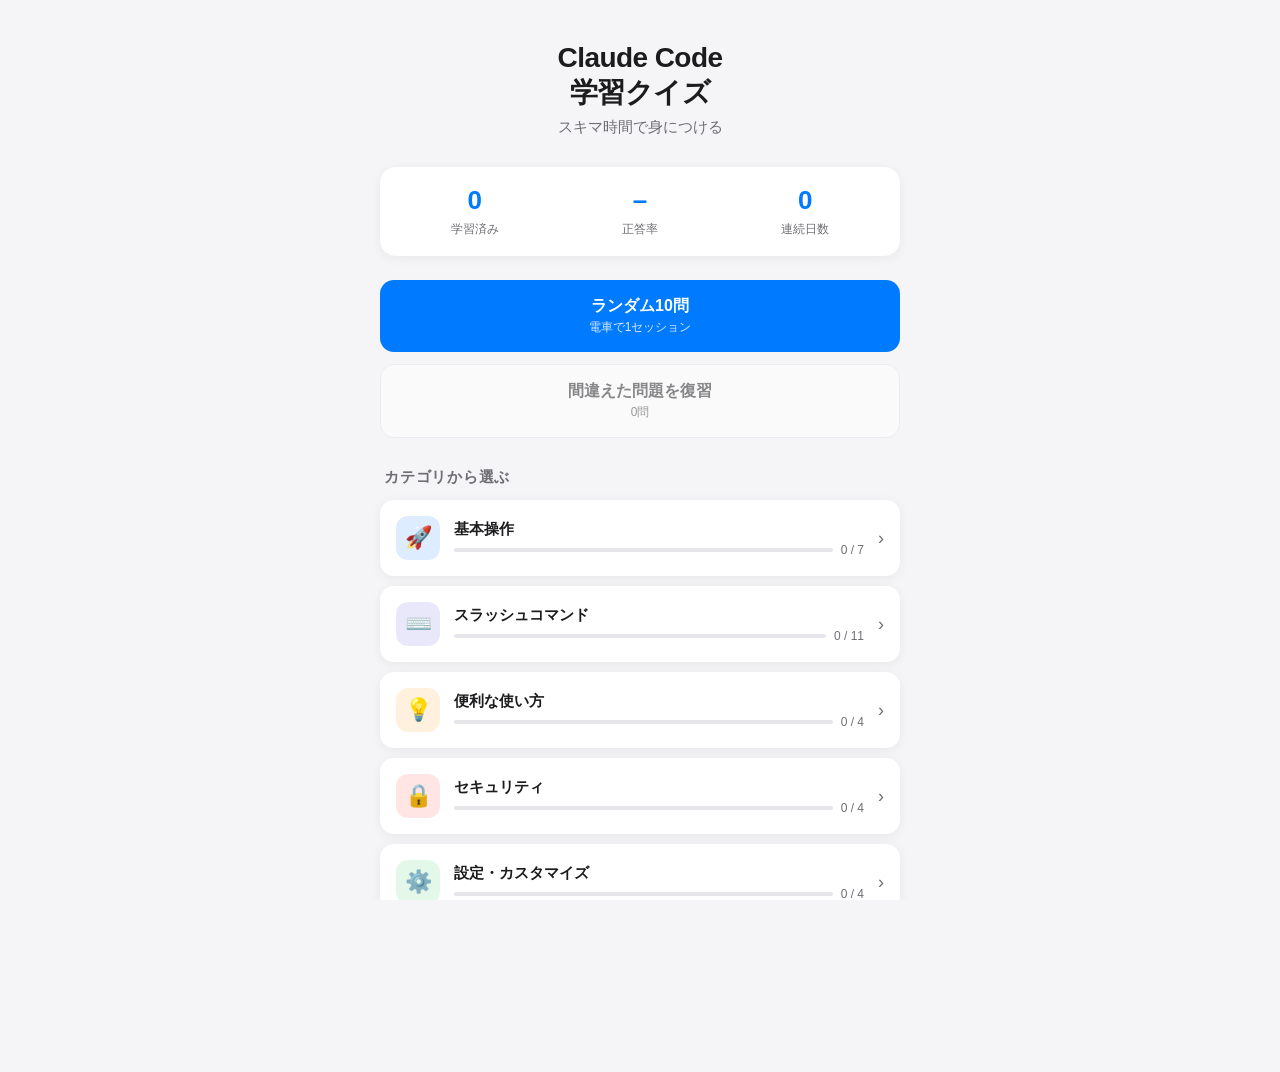
<file: index.html>
<!DOCTYPE html>
<html lang="ja">
<head>
  <meta charset="UTF-8" />
  <meta name="viewport" content="width=device-width, initial-scale=1.0, viewport-fit=cover, user-scalable=no" />
  <meta name="apple-mobile-web-app-capable" content="yes" />
  <meta name="apple-mobile-web-app-status-bar-style" content="default" />
  <meta name="apple-mobile-web-app-title" content="Claude Code クイズ" />
  <meta name="theme-color" content="#ffffff" media="(prefers-color-scheme: light)" />
  <meta name="theme-color" content="#000000" media="(prefers-color-scheme: dark)" />
  <title>Claude Code 一問一答クイズ</title>
  <link rel="stylesheet" href="style.css" />
</head>
<body>
  <div id="app">
    <!-- ホーム画面 -->
    <section id="home-screen" class="screen active">
      <header class="app-header">
        <h1>Claude Code<br/>学習クイズ</h1>
        <p class="subtitle">スキマ時間で身につける</p>
      </header>

      <div class="stats-card" id="home-stats">
        <div class="stat">
          <div class="stat-value" id="stat-total">0</div>
          <div class="stat-label">学習済み</div>
        </div>
        <div class="stat">
          <div class="stat-value" id="stat-accuracy">–</div>
          <div class="stat-label">正答率</div>
        </div>
        <div class="stat">
          <div class="stat-value" id="stat-streak">0</div>
          <div class="stat-label">連続日数</div>
        </div>
      </div>

      <div class="action-buttons">
        <button class="btn btn-primary" id="btn-random">
          <span class="btn-title">ランダム10問</span>
          <span class="btn-sub">電車で1セッション</span>
        </button>
        <button class="btn btn-secondary" id="btn-review">
          <span class="btn-title">間違えた問題を復習</span>
          <span class="btn-sub" id="review-count">0問</span>
        </button>
      </div>

      <h2 class="section-title">カテゴリから選ぶ</h2>
      <div class="category-list" id="category-list"></div>

      <div class="footer-actions">
        <button class="btn-text" id="btn-stats">詳しい進捗を見る</button>
        <button class="btn-text btn-danger" id="btn-reset">進捗をリセット</button>
      </div>
    </section>

    <!-- クイズ画面 -->
    <section id="quiz-screen" class="screen">
      <header class="quiz-header">
        <button class="btn-icon" id="btn-back">✕</button>
        <div class="progress-bar">
          <div class="progress-fill" id="progress-fill"></div>
        </div>
        <div class="progress-text" id="progress-text">1 / 10</div>
      </header>

      <div class="quiz-body">
        <div class="category-badge" id="quiz-category"></div>
        <h2 class="question-text" id="question-text"></h2>
        <div class="options" id="options"></div>
      </div>

      <div class="quiz-feedback" id="quiz-feedback">
        <div class="feedback-header">
          <span class="feedback-icon" id="feedback-icon"></span>
          <span class="feedback-title" id="feedback-title"></span>
        </div>
        <div class="feedback-explanation" id="feedback-explanation"></div>
        <div class="feedback-actions">
          <button class="btn btn-ghost" id="btn-ask-claude">
            <span>🤖 claude.aiで質問する</span>
          </button>
          <button class="btn btn-primary" id="btn-next">次の問題へ</button>
        </div>
      </div>
    </section>

    <!-- 結果画面 -->
    <section id="result-screen" class="screen">
      <header class="app-header">
        <h1 id="result-emoji">🎉</h1>
        <h2 id="result-title">お疲れさまでした！</h2>
      </header>

      <div class="result-card">
        <div class="result-score">
          <span id="result-correct">0</span>
          <span class="result-total">/ <span id="result-total">10</span> 問正解</span>
        </div>
        <div class="result-percent" id="result-percent">0%</div>
      </div>

      <div class="result-message" id="result-message"></div>

      <div class="action-buttons">
        <button class="btn btn-primary" id="btn-again">もう一度</button>
        <button class="btn btn-secondary" id="btn-home">ホームに戻る</button>
      </div>
    </section>

    <!-- 進捗画面 -->
    <section id="stats-screen" class="screen">
      <header class="quiz-header">
        <button class="btn-icon" id="btn-stats-back">←</button>
        <h2 class="screen-title">学習の進捗</h2>
      </header>

      <div class="stats-detail">
        <div class="stats-card">
          <div class="stat">
            <div class="stat-value" id="detail-answered">0</div>
            <div class="stat-label">解いた問題</div>
          </div>
          <div class="stat">
            <div class="stat-value" id="detail-correct">0</div>
            <div class="stat-label">正解数</div>
          </div>
          <div class="stat">
            <div class="stat-value" id="detail-accuracy">–</div>
            <div class="stat-label">正答率</div>
          </div>
        </div>

        <h3 class="section-title">カテゴリ別</h3>
        <div class="category-stats" id="category-stats"></div>
      </div>
    </section>
  </div>

  <!-- トースト通知 -->
  <div id="toast" class="toast"></div>

  <script src="questions.js"></script>
  <script src="app.js"></script>
</body>
</html>
</file>
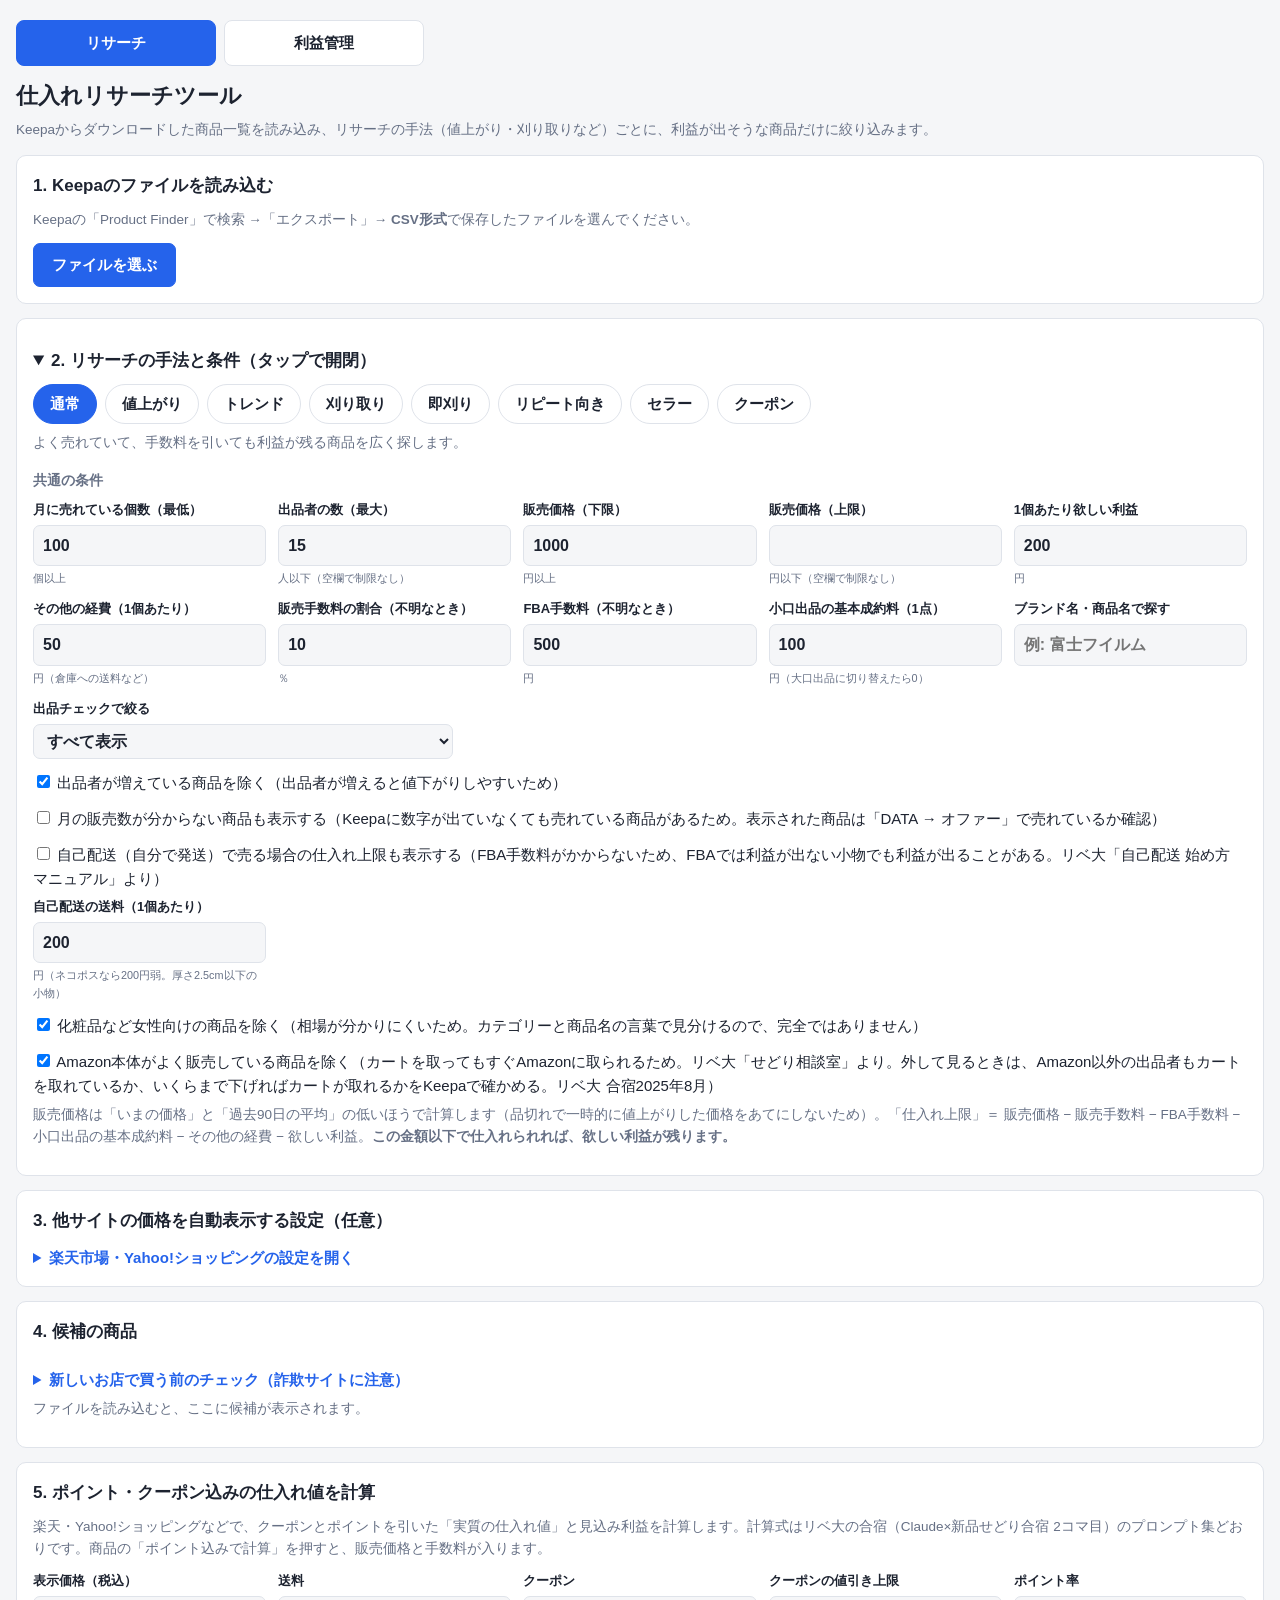
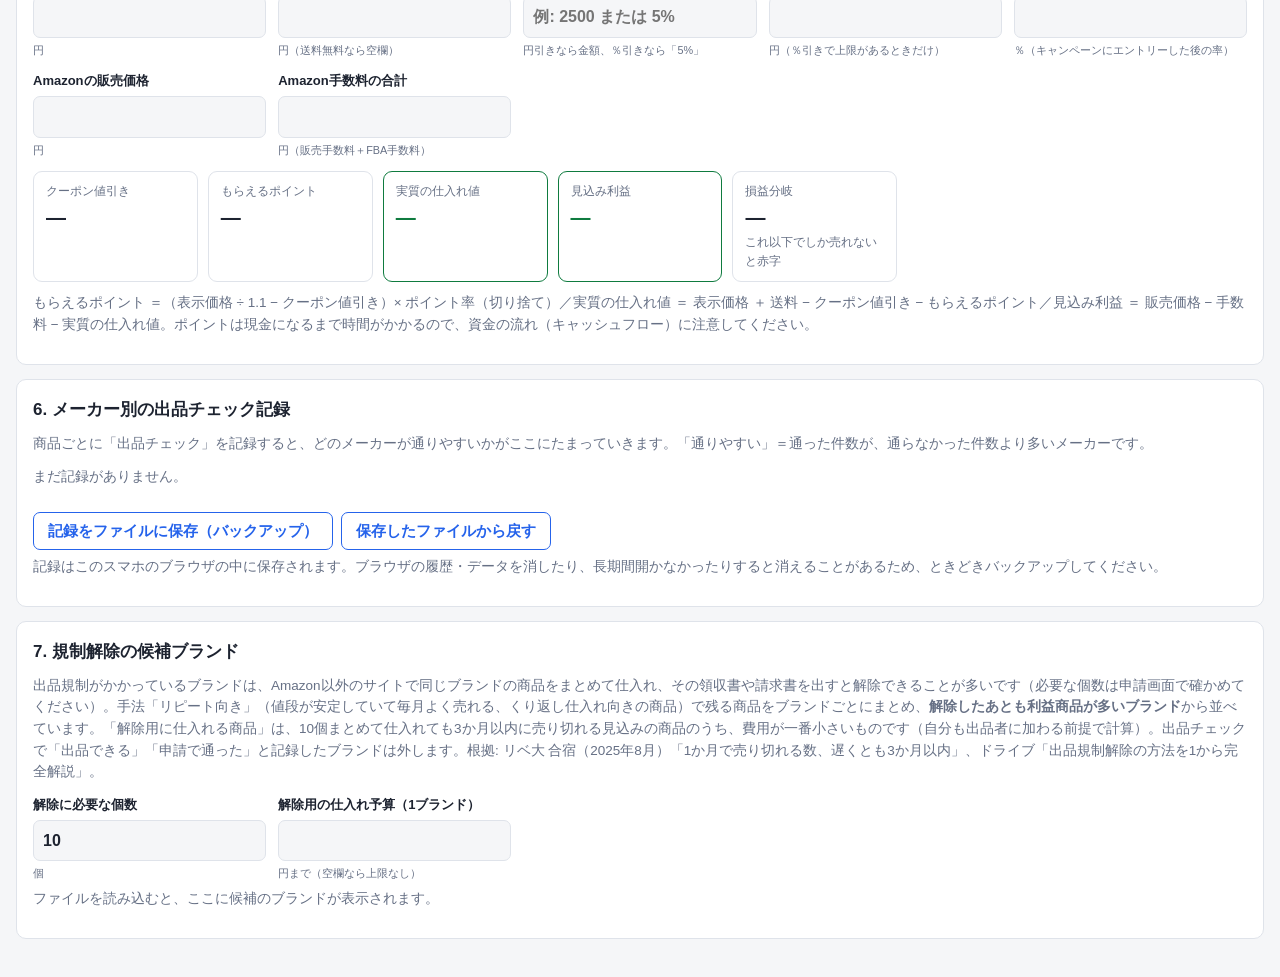
<file: sedori/index.html>
<!DOCTYPE html>
<html lang="ja">
<head>
<meta charset="UTF-8">
<meta name="viewport" content="width=device-width, initial-scale=1, viewport-fit=cover">
<title>仕入れリサーチツール</title>
<link rel="stylesheet" href="style.css">
</head>
<body>
<header class="top">
  <nav class="nav"><a href="index.html" class="current">リサーチ</a><a href="https://docs.google.com/spreadsheets/d/1zmEFi8Nfk5gKyiq4HaFsI5hpCOBg5VGbB9tViGZNUaM/edit#gid=0" target="_blank" rel="noopener">利益管理</a></nav>
  <h1>仕入れリサーチツール</h1>
  <p class="lead">Keepaからダウンロードした商品一覧を読み込み、リサーチの手法（値上がり・刈り取りなど）ごとに、利益が出そうな商品だけに絞り込みます。</p>
</header>

<main>
  <section class="card" id="load-card">
    <h2>1. Keepaのファイルを読み込む</h2>
    <p class="note">Keepaの「Product Finder」で検索 →「エクスポート」→ <strong>CSV形式</strong>で保存したファイルを選んでください。</p>
    <label class="file-btn">
      ファイルを選ぶ
      <input type="file" id="file-input" accept=".csv,text/csv">
    </label>
    <span id="file-status" class="status"></span>

    <details id="mapping-box" hidden>
      <summary>列の割り当てを確認・変更する（数字がおかしいときに開いてください）</summary>
      <p class="note">ファイルのどの列を、どの項目として使うかの設定です。自動で選ばれていますが、違っていたら選び直してください。</p>
      <div id="mapping-grid" class="grid"></div>
    </details>
  </section>

  <section class="card">
    <details open id="filter-box">
    <summary class="h2">2. リサーチの手法と条件（タップで開閉）</summary>
    <div class="mode-tabs" id="mode-tabs"></div>
    <p class="note" id="mode-desc"></p>
    <details id="mode-keepa">
      <summary>この手法のファイルの作り方（Keepaに入れる検索条件）</summary>
      <p class="note">Keepaの「製品ファインダー」に下の条件を入れて検索し、その結果をCSVで保存して「1」で読み込みます。条件の数字は目安です。</p>
      <ul id="mode-keepa-list" class="keepa-list"></ul>
    </details>
    <div class="grid mode-grid" id="mode-grid"></div>
    <p id="mode-warn" class="warn-box" hidden></p>
    <h3 class="h3">共通の条件</h3>
    <div class="grid">
      <label class="basic-only">月に売れている個数（最低）
        <input type="number" id="f-minSold" min="0" step="10"><small>個以上</small></label>
      <label class="basic-only">出品者の数（最大）
        <input type="number" id="f-maxSellers" min="0" step="1"><small>人以下（空欄で制限なし）</small></label>
      <label class="basic-only">販売価格（下限）
        <input type="number" id="f-minPrice" min="0" step="100"><small>円以上</small></label>
      <label>販売価格（上限）
        <input type="number" id="f-maxPrice" min="0" step="100"><small>円以下（空欄で制限なし）</small></label>
      <label>1個あたり欲しい利益
        <input type="number" id="f-minProfit" min="0" step="50"><small>円</small></label>
      <label>その他の経費（1個あたり）
        <input type="number" id="f-otherCost" min="0" step="10"><small>円（倉庫への送料など）</small></label>
      <label>販売手数料の割合（不明なとき）
        <input type="number" id="f-defPct" min="0" max="100" step="1"><small>％</small></label>
      <label>FBA手数料（不明なとき）
        <input type="number" id="f-defFba" min="0" step="10"><small>円</small></label>
      <label>小口出品の基本成約料（1点）
        <input type="number" id="f-smallFee" min="0" step="10"><small>円（大口出品に切り替えたら0）</small></label>
      <label>ブランド名・商品名で探す
        <input type="text" id="f-keyword" placeholder="例: 富士フイルム"></label>
    </div>
    <label class="check-filter">出品チェックで絞る
      <select id="f-checkFilter">
        <option value="all">すべて表示</option>
        <option value="unchecked">まだチェックしていない商品だけ</option>
        <option value="passed">出品できると確認した商品だけ</option>
        <option value="goodBrand">通りやすいメーカーの商品だけ</option>
      </select>
    </label>
    <label class="check"><input type="checkbox" id="f-noRisingSellers"> 出品者が増えている商品を除く（出品者が増えると値下がりしやすいため）</label>
    <label class="check"><input type="checkbox" id="f-showUnknownSold"> 月の販売数が分からない商品も表示する（Keepaに数字が出ていなくても売れている商品があるため。表示された商品は「DATA → オファー」で売れているか確認）</label>
    <label class="check"><input type="checkbox" id="f-selfShipOn"> 自己配送（自分で発送）で売る場合の仕入れ上限も表示する（FBA手数料がかからないため、FBAでは利益が出ない小物でも利益が出ることがある。リベ大「自己配送 始め方 マニュアル」より）</label>
    <div class="grid self-ship-grid">
      <label>自己配送の送料（1個あたり）
        <input type="number" id="f-selfShip" min="0" step="10"><small>円（ネコポスなら200円弱。厚さ2.5cm以下の小物）</small></label>
    </div>
    <label class="check"><input type="checkbox" id="f-noWomen"> 化粧品など女性向けの商品を除く（相場が分かりにくいため。カテゴリーと商品名の言葉で見分けるので、完全ではありません）</label>
    <label class="check basic-seller"><input type="checkbox" id="f-noAmazon"> Amazon本体がよく販売している商品を除く（カートを取ってもすぐAmazonに取られるため。リベ大「せどり相談室」より。外して見るときは、Amazon以外の出品者もカートを取れているか、いくらまで下げればカートが取れるかをKeepaで確かめる。リベ大 合宿2025年8月）</label>
    <p class="note"><span id="price-basis"></span>「仕入れ上限」＝ 販売価格 − 販売手数料 − FBA手数料 − 小口出品の基本成約料 − その他の経費 − 欲しい利益。<strong>この金額以下で仕入れられれば、欲しい利益が残ります。</strong></p>
    </details>
  </section>

  <section class="card">
    <h2>3. 他サイトの価格を自動表示する設定（任意）</h2>
    <details>
      <summary>楽天市場・Yahoo!ショッピングの設定を開く</summary>
      <p class="note">各サービスに無料の利用登録をして発行される「ID」を入力すると、最安値を自動で表示できます。入力した内容は、このブラウザの中だけに保存されます。</p>
      <div class="grid">
        <label>楽天：アプリID
          <input type="text" id="s-rakutenAppId" autocomplete="off"></label>
        <label>楽天：アクセスキー
          <input type="text" id="s-rakutenKey" autocomplete="off"></label>
        <label class="wide">楽天：接続先（通常は変更不要）
          <input type="text" id="s-rakutenUrl" autocomplete="off"></label>
        <label>Yahoo!：Client ID
          <input type="text" id="s-yahooAppId" autocomplete="off"></label>
      </div>
      <button type="button" id="test-btn" class="sub-btn">接続テスト</button>
      <span id="test-status" class="status"></span>
    </details>
  </section>

  <section class="card">
    <div class="result-head">
      <h2>4. 候補の商品 <span id="count"></span></h2>
      <label class="sort-box" id="sort-box" hidden>並び順
        <select id="sort-select">
          <option value="score:d">手法のおすすめ順</option>
          <option value="sold:d">月の販売数が多い順</option>
          <option value="limit:d">仕入れ上限が高い順</option>
          <option value="price:a">販売価格が安い順</option>
          <option value="price:d">販売価格が高い順</option>
          <option value="sellers:a">出品者が少ない順</option>
        </select>
      </label>
    </div>
    <button type="button" id="bulk-btn" class="sub-btn" hidden>上から20件の他サイト価格をまとめて取得</button>
    <details id="shop-check">
      <summary>新しいお店で買う前のチェック（詐欺サイトに注意）</summary>
      <p class="note">Googleショッピングや価格.comで見つけた、はじめてのお店で買う前に確かめます。一般的な注意点で、資料の内容ではありません。確かめた結果は、利益管理の「仕入れ」タブの「仕入れ先の確認」にメモしておくと、次から調べ直さずに済みます。</p>
      <ul class="note">
        <li><strong>支払い方法</strong>：クレジットカード・代引き・コンビニ払い・モール（楽天・Yahoo!など）の決済が使えるか。<strong>銀行振込だけのお店は要注意</strong>。振込先が個人名義なら特に危険。</li>
        <li><strong>会社の情報</strong>：「特定商取引法に基づく表記」に、会社名・住所・電話番号・責任者の名前がそろっているか。</li>
        <li><strong>値段</strong>：ほかのお店より極端に安い（半額以下など）のは要注意。</li>
        <li><strong>見た目</strong>：日本語が不自然、サイトのアドレス（URL）が会社名と関係ない、連絡先がフリーメールだけ、など。</li>
        <li>迷ったら、そのお店の支払い方法と特定商取引法の表記のページを撮って、Claude（実務担当）に送れば一緒に確かめます。</li>
      </ul>
    </details>
    <p id="empty" class="note">ファイルを読み込むと、ここに候補が表示されます。</p>
    <div class="table-wrap">
      <table id="result" hidden>
        <thead><tr>
          <th data-sort="title">商品</th>
          <th data-sort="price" class="num">販売価格</th>
          <th data-sort="sold" class="num">月の販売数</th>
          <th data-sort="sellers" class="num">出品者</th>
          <th data-sort="fees" class="num">手数料</th>
          <th data-sort="limit" class="num">仕入れ上限</th>
          <th>他サイトで探す</th>
          <th>他サイトの最安値</th>
          <th>出品チェック</th>
        </tr></thead>
        <tbody id="rows"></tbody>
      </table>
    </div>
    <p id="more" class="note" hidden></p>
  </section>

  <section class="card">
    <h2>5. ポイント・クーポン込みの仕入れ値を計算</h2>
    <p class="note">楽天・Yahoo!ショッピングなどで、クーポンとポイントを引いた「実質の仕入れ値」と見込み利益を計算します。計算式はリベ大の合宿（Claude×新品せどり合宿 2コマ目）のプロンプト集どおりです。商品の「ポイント込みで計算」を押すと、販売価格と手数料が入ります。</p>
    <p id="c-target" class="sub" hidden></p>
    <div class="grid">
      <label>表示価格（税込）
        <input type="number" id="c-price" min="0" step="1" inputmode="numeric"><small>円</small></label>
      <label>送料
        <input type="number" id="c-ship" min="0" step="1" inputmode="numeric"><small>円（送料無料なら空欄）</small></label>
      <label>クーポン
        <input type="text" id="c-coupon" inputmode="decimal" placeholder="例: 2500 または 5%"><small>円引きなら金額、％引きなら「5%」</small></label>
      <label>クーポンの値引き上限
        <input type="number" id="c-couponMax" min="0" step="1" inputmode="numeric"><small>円（％引きで上限があるときだけ）</small></label>
      <label>ポイント率
        <input type="number" id="c-point" min="0" step="0.5" inputmode="decimal"><small>％（キャンペーンにエントリーした後の率）</small></label>
      <label>Amazonの販売価格
        <input type="number" id="c-sell" min="0" step="1" inputmode="numeric"><small>円</small></label>
      <label>Amazon手数料の合計
        <input type="number" id="c-fee" min="0" step="1" inputmode="numeric"><small>円（販売手数料＋FBA手数料）</small></label>
    </div>
    <div class="tiles calc-tiles" id="c-result">
      <div class="tile"><span>クーポン値引き</span><strong id="c-r-coupon">—</strong></div>
      <div class="tile"><span>もらえるポイント</span><strong id="c-r-points">—</strong></div>
      <div class="tile main"><span>実質の仕入れ値</span><strong id="c-r-real">—</strong></div>
      <div class="tile main"><span>見込み利益</span><strong id="c-r-profit">—</strong><small id="c-r-rate"></small></div>
      <div class="tile"><span>損益分岐</span><strong id="c-r-break">—</strong><small>これ以下でしか売れないと赤字</small></div>
    </div>
    <p class="note">もらえるポイント ＝（表示価格 ÷ 1.1 − クーポン値引き）× ポイント率（切り捨て）／実質の仕入れ値 ＝ 表示価格 ＋ 送料 − クーポン値引き − もらえるポイント／見込み利益 ＝ 販売価格 − 手数料 − 実質の仕入れ値。ポイントは現金になるまで時間がかかるので、資金の流れ（キャッシュフロー）に注意してください。</p>
  </section>

  <section class="card">
    <h2>6. メーカー別の出品チェック記録</h2>
    <p class="note">商品ごとに「出品チェック」を記録すると、どのメーカーが通りやすいかがここにたまっていきます。「通りやすい」＝通った件数が、通らなかった件数より多いメーカーです。</p>
    <p id="brand-empty" class="note">まだ記録がありません。</p>
    <div class="table-wrap">
      <table id="brand-table" class="plain" hidden>
        <thead><tr><th>メーカー</th><th class="num">出品できる</th><th class="num">申請で通った</th><th class="num">書類が必要</th><th class="num">不可</th><th>判定</th></tr></thead>
        <tbody id="brand-rows"></tbody>
      </table>
    </div>
    <div class="backup">
      <button type="button" id="export-btn" class="sub-btn">記録をファイルに保存（バックアップ）</button>
      <label class="sub-btn">保存したファイルから戻す
        <input type="file" id="import-input" accept=".json,application/json" hidden>
      </label>
      <span id="backup-status" class="status"></span>
    </div>
    <p class="note">記録はこのスマホのブラウザの中に保存されます。ブラウザの履歴・データを消したり、長期間開かなかったりすると消えることがあるため、ときどきバックアップしてください。</p>
  </section>
  <section class="card">
    <h2>7. 規制解除の候補ブランド</h2>
    <p class="note">出品規制がかかっているブランドは、Amazon以外のサイトで同じブランドの商品をまとめて仕入れ、その領収書や請求書を出すと解除できることが多いです（必要な個数は申請画面で確かめてください）。手法「リピート向き」（値段が安定していて毎月よく売れる、くり返し仕入れ向きの商品）で残る商品をブランドごとにまとめ、<strong>解除したあとも利益商品が多いブランド</strong>から並べています。「解除用に仕入れる商品」は、<span id="unlock-qty-label">10</span>個まとめて仕入れても3か月以内に売り切れる見込みの商品のうち、費用が一番小さいものです（自分も出品者に加わる前提で計算）。出品チェックで「出品できる」「申請で通った」と記録したブランドは外します。根拠: リベ大 合宿（2025年8月）「1か月で売り切れる数、遅くとも3か月以内」、ドライブ「出品規制解除の方法を1から完全解説」。</p>
    <div class="grid">
      <label>解除に必要な個数
        <input type="number" id="f-unlockQty" min="1" step="1"><small>個</small></label>
      <label>解除用の仕入れ予算（1ブランド）
        <input type="number" id="f-unlockBudget" min="0" step="1000"><small>円まで（空欄なら上限なし）</small></label>
    </div>
    <p id="unlock-empty" class="note">ファイルを読み込むと、ここに候補のブランドが表示されます。</p>
    <div class="table-wrap">
      <table id="unlock-table" class="plain" hidden>
        <thead><tr><th>ブランド</th><th class="num">条件に合った商品</th><th class="num">月の販売数（合計）</th><th>解除用に仕入れる商品</th></tr></thead>
        <tbody id="unlock-rows"></tbody>
      </table>
    </div>
  </section>
</main>

<script src="app.js"></script>
</body>
</html>
</file>
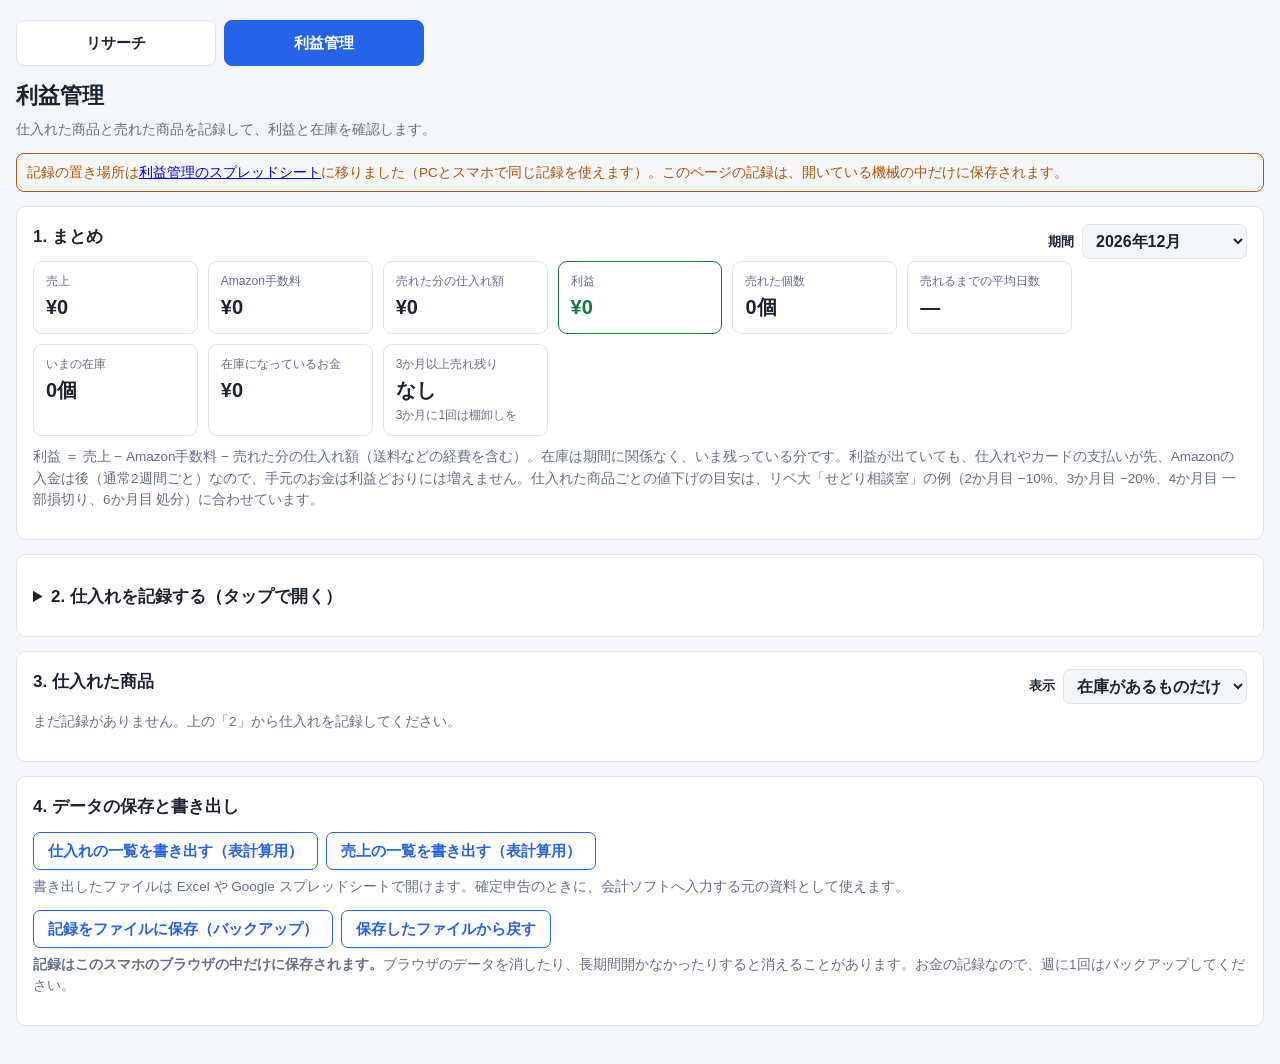
<file: sedori/kanri.html>
<!DOCTYPE html>
<html lang="ja">
<head>
<meta charset="UTF-8">
<meta name="viewport" content="width=device-width, initial-scale=1, viewport-fit=cover">
<title>利益管理</title>
<link rel="stylesheet" href="style.css">
</head>
<body>
<header class="top">
  <nav class="nav"><a href="index.html">リサーチ</a><a href="kanri.html" class="current">利益管理</a></nav>
  <h1>利益管理</h1>
  <p class="lead">仕入れた商品と売れた商品を記録して、利益と在庫を確認します。</p>
  <p class="warn-box">記録の置き場所は<a href="https://docs.google.com/spreadsheets/d/1zmEFi8Nfk5gKyiq4HaFsI5hpCOBg5VGbB9tViGZNUaM/edit#gid=0" target="_blank" rel="noopener">利益管理のスプレッドシート</a>に移りました（PCとスマホで同じ記録を使えます）。このページの記録は、開いている機械の中だけに保存されます。</p>
</header>

<main>
  <section class="card">
    <div class="result-head">
      <h2>1. まとめ</h2>
      <label class="sort-box">期間
        <select id="period"></select>
      </label>
    </div>
    <div class="tiles">
      <div class="tile"><span>売上</span><strong id="t-sales">—</strong></div>
      <div class="tile"><span>Amazon手数料</span><strong id="t-fees">—</strong></div>
      <div class="tile"><span>売れた分の仕入れ額</span><strong id="t-cost">—</strong></div>
      <div class="tile main"><span>利益</span><strong id="t-profit">—</strong><small id="t-rate"></small></div>
      <div class="tile"><span>売れた個数</span><strong id="t-qty">—</strong></div>
      <div class="tile"><span>売れるまでの平均日数</span><strong id="t-days">—</strong></div>
    </div>
    <div class="tiles">
      <div class="tile"><span>いまの在庫</span><strong id="t-stock">—</strong></div>
      <div class="tile"><span>在庫になっているお金</span><strong id="t-stockValue">—</strong></div>
      <div class="tile"><span>3か月以上売れ残り</span><strong id="t-oldStock">—</strong><small>3か月に1回は棚卸しを</small></div>
    </div>
    <p class="note">利益 ＝ 売上 − Amazon手数料 − 売れた分の仕入れ額（送料などの経費を含む）。在庫は期間に関係なく、いま残っている分です。利益が出ていても、仕入れやカードの支払いが先、Amazonの入金は後（通常2週間ごと）なので、手元のお金は利益どおりには増えません。仕入れた商品ごとの値下げの目安は、リベ大「せどり相談室」の例（2か月目 −10%、3か月目 −20%、4か月目 一部損切り、6か月目 処分）に合わせています。</p>
  </section>

  <section class="card">
    <details id="add-box">
      <summary class="h2">2. 仕入れを記録する（タップで開く）</summary>
      <form id="add-form">
        <div class="grid">
          <label class="wide">商品名
            <input type="text" id="p-title" required></label>
          <label>メーカー
            <input type="text" id="p-brand"></label>
          <label>商品番号（ASIN）
            <input type="text" id="p-asin" autocapitalize="characters"></label>
          <label>仕入れ日
            <input type="date" id="p-date" required></label>
          <label>仕入れ先
            <input type="text" id="p-supplier" placeholder="例: 楽天、ビックカメラ"></label>
          <label>仕入れ値（1個あたり）
            <input type="number" id="p-unitCost" min="0" step="1" inputmode="numeric" required><small>円</small></label>
          <label>個数
            <input type="number" id="p-qty" min="1" step="1" inputmode="numeric" required><small>個</small></label>
          <label>送料などの経費（合計）
            <input type="number" id="p-extra" min="0" step="1" inputmode="numeric"><small>円（なければ空欄）</small></label>
          <label>販売する予定の価格
            <input type="number" id="p-sellPrice" min="0" step="1" inputmode="numeric"><small>円（1個あたり）</small></label>
          <label>Amazon手数料の見込み
            <input type="number" id="p-fee" min="0" step="1" inputmode="numeric"><small>円（1個あたり）</small></label>
        </div>
        <button type="submit" class="file-btn">この内容で記録する</button>
        <span id="add-status" class="status"></span>
      </form>
    </details>
  </section>

  <section class="card">
    <div class="result-head">
      <h2>3. 仕入れた商品 <span id="lot-count"></span></h2>
      <label class="sort-box">表示
        <select id="lot-filter">
          <option value="stock">在庫があるものだけ</option>
          <option value="all">すべて</option>
          <option value="sold">売り切れたものだけ</option>
        </select>
      </label>
    </div>
    <p id="lot-empty" class="note">まだ記録がありません。上の「2」から仕入れを記録してください。</p>
    <div id="lots"></div>
  </section>

  <section class="card">
    <h2>4. データの保存と書き出し</h2>
    <div class="backup">
      <button type="button" id="csv-purchases" class="sub-btn">仕入れの一覧を書き出す（表計算用）</button>
      <button type="button" id="csv-sales" class="sub-btn">売上の一覧を書き出す（表計算用）</button>
    </div>
    <p class="note">書き出したファイルは Excel や Google スプレッドシートで開けます。確定申告のときに、会計ソフトへ入力する元の資料として使えます。</p>
    <div class="backup">
      <button type="button" id="export-btn" class="sub-btn">記録をファイルに保存（バックアップ）</button>
      <label class="sub-btn">保存したファイルから戻す
        <input type="file" id="import-input" accept=".json,application/json" hidden>
      </label>
      <span id="backup-status" class="status"></span>
    </div>
    <p class="note"><strong>記録はこのスマホのブラウザの中だけに保存されます。</strong>ブラウザのデータを消したり、長期間開かなかったりすると消えることがあります。お金の記録なので、週に1回はバックアップしてください。</p>
  </section>
</main>

<script src="kanri.js"></script>
</body>
</html>
</file>
<file: style.css>
:root {
  --bg: #f5f5f7;
  --bg-card: #ffffff;
  --text: #1c1c1e;
  --text-sub: #6e6e73;
  --border: #e5e5ea;
  --primary: #007aff;
  --primary-dark: #0062cc;
  --success: #34c759;
  --success-bg: #e8f8ed;
  --danger: #ff3b30;
  --danger-bg: #fdecea;
  --warning: #ff9500;
  --accent: #5856d6;
  --shadow: 0 2px 12px rgba(0, 0, 0, 0.06);

  --safe-top: env(safe-area-inset-top);
  --safe-bottom: env(safe-area-inset-bottom);
  --safe-left: env(safe-area-inset-left);
  --safe-right: env(safe-area-inset-right);
}

@media (prefers-color-scheme: dark) {
  :root {
    --bg: #000000;
    --bg-card: #1c1c1e;
    --text: #ffffff;
    --text-sub: #8e8e93;
    --border: #38383a;
    --primary: #0a84ff;
    --primary-dark: #0066cc;
    --success: #30d158;
    --success-bg: #1c3a25;
    --danger: #ff453a;
    --danger-bg: #3a1c1c;
    --warning: #ff9f0a;
    --accent: #5e5ce6;
    --shadow: 0 2px 12px rgba(0, 0, 0, 0.3);
  }
}

* {
  box-sizing: border-box;
  -webkit-tap-highlight-color: transparent;
}

html, body {
  margin: 0;
  padding: 0;
  height: 100%;
  overflow-x: hidden;
}

body {
  font-family: -apple-system, BlinkMacSystemFont, "Hiragino Sans", "Yu Gothic UI", sans-serif;
  font-size: 16px;
  line-height: 1.5;
  color: var(--text);
  background: var(--bg);
  -webkit-font-smoothing: antialiased;
  overscroll-behavior-y: none;
}

button {
  font-family: inherit;
  font-size: inherit;
  cursor: pointer;
  border: none;
  background: none;
  color: inherit;
}

#app {
  min-height: 100vh;
  padding-top: var(--safe-top);
  padding-bottom: var(--safe-bottom);
  padding-left: var(--safe-left);
  padding-right: var(--safe-right);
}

.screen {
  display: none;
  padding: 20px 20px 40px;
  max-width: 560px;
  margin: 0 auto;
  animation: fadeIn 0.2s ease;
}

.screen.active {
  display: block;
}

@keyframes fadeIn {
  from { opacity: 0; transform: translateY(8px); }
  to { opacity: 1; transform: translateY(0); }
}

/* ヘッダー */
.app-header {
  text-align: center;
  padding: 20px 0 28px;
}

.app-header h1 {
  font-size: 28px;
  font-weight: 800;
  margin: 0 0 6px;
  letter-spacing: -0.02em;
  line-height: 1.25;
}

.subtitle {
  color: var(--text-sub);
  margin: 0;
  font-size: 15px;
}

/* 統計カード */
.stats-card {
  background: var(--bg-card);
  border-radius: 16px;
  padding: 18px 12px;
  display: flex;
  justify-content: space-around;
  box-shadow: var(--shadow);
  margin-bottom: 24px;
}

.stat {
  text-align: center;
  flex: 1;
}

.stat-value {
  font-size: 26px;
  font-weight: 700;
  color: var(--primary);
  line-height: 1.2;
}

.stat-label {
  font-size: 12px;
  color: var(--text-sub);
  margin-top: 4px;
}

/* アクションボタン */
.action-buttons {
  display: flex;
  flex-direction: column;
  gap: 12px;
  margin-bottom: 28px;
}

.btn {
  display: flex;
  flex-direction: column;
  align-items: center;
  justify-content: center;
  padding: 16px;
  border-radius: 14px;
  font-weight: 600;
  transition: transform 0.1s, opacity 0.1s;
  min-height: 56px;
  width: 100%;
}

.btn:active {
  transform: scale(0.98);
  opacity: 0.85;
}

.btn-primary {
  background: var(--primary);
  color: #fff;
}

.btn-secondary {
  background: var(--bg-card);
  color: var(--text);
  border: 1px solid var(--border);
}

.btn-title {
  font-size: 16px;
  font-weight: 700;
}

.btn-sub {
  font-size: 12px;
  opacity: 0.85;
  margin-top: 2px;
  font-weight: 500;
}

.btn-text {
  color: var(--primary);
  font-size: 14px;
  padding: 12px;
  font-weight: 500;
}

.btn-text.btn-danger {
  color: var(--danger);
}

.btn-icon {
  width: 36px;
  height: 36px;
  border-radius: 50%;
  display: flex;
  align-items: center;
  justify-content: center;
  background: var(--bg-card);
  color: var(--text);
  font-size: 18px;
  font-weight: 600;
  flex-shrink: 0;
}

/* セクションタイトル */
.section-title {
  font-size: 15px;
  font-weight: 700;
  color: var(--text-sub);
  text-transform: uppercase;
  letter-spacing: 0.05em;
  margin: 0 0 12px 4px;
}

.screen-title {
  font-size: 18px;
  font-weight: 700;
  margin: 0;
  flex: 1;
  text-align: center;
}

/* カテゴリリスト */
.category-list {
  display: flex;
  flex-direction: column;
  gap: 10px;
  margin-bottom: 24px;
}

.category-item {
  background: var(--bg-card);
  border-radius: 14px;
  padding: 16px;
  box-shadow: var(--shadow);
  display: flex;
  align-items: center;
  gap: 14px;
  transition: transform 0.1s;
  border: none;
  text-align: left;
  width: 100%;
  color: inherit;
}

.category-item:active {
  transform: scale(0.98);
}

.category-icon {
  width: 44px;
  height: 44px;
  border-radius: 12px;
  display: flex;
  align-items: center;
  justify-content: center;
  font-size: 22px;
  flex-shrink: 0;
}

.category-info {
  flex: 1;
  min-width: 0;
}

.category-name {
  font-weight: 600;
  font-size: 15px;
  margin-bottom: 4px;
}

.category-progress {
  font-size: 12px;
  color: var(--text-sub);
  display: flex;
  align-items: center;
  gap: 8px;
}

.category-progress-bar {
  flex: 1;
  height: 4px;
  background: var(--border);
  border-radius: 2px;
  overflow: hidden;
}

.category-progress-fill {
  height: 100%;
  background: var(--primary);
  transition: width 0.4s;
}

.category-arrow {
  color: var(--text-sub);
  font-size: 18px;
}

.footer-actions {
  display: flex;
  flex-direction: column;
  gap: 4px;
  align-items: center;
  margin-top: 20px;
}

/* クイズ画面 */
.quiz-header {
  display: flex;
  align-items: center;
  gap: 12px;
  padding: 8px 0 20px;
}

.progress-bar {
  flex: 1;
  height: 8px;
  background: var(--border);
  border-radius: 4px;
  overflow: hidden;
}

.progress-fill {
  height: 100%;
  background: var(--primary);
  border-radius: 4px;
  transition: width 0.3s ease;
  width: 0%;
}

.progress-text {
  font-size: 13px;
  color: var(--text-sub);
  font-weight: 600;
  min-width: 48px;
  text-align: right;
}

.quiz-body {
  padding: 8px 0;
}

.category-badge {
  display: inline-block;
  background: var(--primary);
  color: #fff;
  padding: 4px 10px;
  border-radius: 999px;
  font-size: 11px;
  font-weight: 600;
  margin-bottom: 16px;
  letter-spacing: 0.02em;
}

.question-text {
  font-size: 20px;
  font-weight: 700;
  line-height: 1.5;
  margin: 0 0 24px;
  letter-spacing: -0.01em;
}

.options {
  display: flex;
  flex-direction: column;
  gap: 10px;
}

.option {
  background: var(--bg-card);
  border: 2px solid var(--border);
  border-radius: 14px;
  padding: 16px;
  text-align: left;
  font-size: 15px;
  line-height: 1.5;
  color: var(--text);
  transition: all 0.15s;
  display: flex;
  align-items: flex-start;
  gap: 12px;
  min-height: 56px;
  width: 100%;
}

.option:active {
  transform: scale(0.99);
}

.option-label {
  width: 24px;
  height: 24px;
  border-radius: 50%;
  background: var(--border);
  color: var(--text-sub);
  display: inline-flex;
  align-items: center;
  justify-content: center;
  font-weight: 700;
  font-size: 12px;
  flex-shrink: 0;
  margin-top: 1px;
}

.option-text {
  flex: 1;
}

.option.correct {
  border-color: var(--success);
  background: var(--success-bg);
}

.option.correct .option-label {
  background: var(--success);
  color: #fff;
}

.option.wrong {
  border-color: var(--danger);
  background: var(--danger-bg);
}

.option.wrong .option-label {
  background: var(--danger);
  color: #fff;
}

.option.disabled {
  opacity: 0.55;
  pointer-events: none;
}

/* 入力式問題 */
.input-wrapper {
  display: flex;
  flex-direction: column;
  gap: 12px;
}

.input-hint {
  background: var(--bg-card);
  border-left: 3px solid var(--warning);
  border-radius: 8px;
  padding: 10px 14px;
  font-size: 13px;
  color: var(--text-sub);
  line-height: 1.55;
}

.code-input {
  font-family: "SF Mono", "Menlo", "Consolas", monospace;
  font-size: 16px; /* iOS で 16px 以上にすると自動ズームを防げる */
  padding: 14px 16px;
  border: 2px solid var(--border);
  border-radius: 12px;
  background: var(--bg-card);
  color: var(--text);
  outline: none;
  width: 100%;
  transition: border-color 0.15s, background 0.15s;
  -webkit-appearance: none;
  appearance: none;
}

.code-input:focus {
  border-color: var(--primary);
}

.code-input.correct {
  border-color: var(--success);
  background: var(--success-bg);
  color: var(--text);
}

.code-input.wrong {
  border-color: var(--danger);
  background: var(--danger-bg);
  color: var(--text);
}

.code-input:disabled {
  opacity: 1;
  -webkit-text-fill-color: var(--text);
}

/* フィードバック */
.quiz-feedback {
  display: none;
  background: var(--bg-card);
  border-radius: 16px;
  padding: 20px;
  margin-top: 24px;
  box-shadow: var(--shadow);
  animation: slideUp 0.25s ease;
}

.quiz-feedback.show {
  display: block;
}

@keyframes slideUp {
  from { opacity: 0; transform: translateY(12px); }
  to { opacity: 1; transform: translateY(0); }
}

.feedback-header {
  display: flex;
  align-items: center;
  gap: 10px;
  margin-bottom: 12px;
}

.feedback-icon {
  font-size: 24px;
}

.feedback-title {
  font-size: 18px;
  font-weight: 700;
}

.feedback-title.correct {
  color: var(--success);
}

.feedback-title.wrong {
  color: var(--danger);
}

.feedback-explanation {
  font-size: 15px;
  line-height: 1.65;
  color: var(--text);
  margin-bottom: 16px;
  white-space: pre-wrap;
}

.feedback-actions {
  display: flex;
  flex-direction: column;
  gap: 8px;
}

.btn-ghost {
  background: transparent;
  color: var(--primary);
  border: 1.5px solid var(--primary);
  font-weight: 600;
  padding: 12px;
  min-height: 48px;
  border-radius: 12px;
}

.btn-ghost:active {
  background: var(--primary);
  color: #fff;
}

/* トースト */
.toast {
  position: fixed;
  bottom: calc(32px + var(--safe-bottom));
  left: 50%;
  transform: translateX(-50%) translateY(20px);
  background: rgba(0, 0, 0, 0.85);
  color: #fff;
  padding: 12px 20px;
  border-radius: 999px;
  font-size: 14px;
  font-weight: 500;
  z-index: 1000;
  opacity: 0;
  pointer-events: none;
  transition: opacity 0.25s, transform 0.25s;
  max-width: 90%;
  text-align: center;
  white-space: nowrap;
}

.toast.show {
  opacity: 1;
  transform: translateX(-50%) translateY(0);
}

/* 結果画面 */
.result-card {
  background: var(--bg-card);
  border-radius: 20px;
  padding: 32px 20px;
  text-align: center;
  box-shadow: var(--shadow);
  margin-bottom: 20px;
}

.result-score {
  font-size: 20px;
  color: var(--text-sub);
  margin-bottom: 8px;
}

.result-score #result-correct {
  font-size: 48px;
  font-weight: 800;
  color: var(--primary);
  line-height: 1;
}

.result-total {
  font-size: 18px;
  color: var(--text-sub);
  margin-left: 4px;
}

.result-percent {
  font-size: 28px;
  font-weight: 700;
  color: var(--primary);
}

.result-message {
  text-align: center;
  color: var(--text-sub);
  margin-bottom: 28px;
  font-size: 15px;
  line-height: 1.6;
  padding: 0 12px;
}

/* 進捗画面 */
.stats-detail {
  padding: 8px 0;
}

.category-stats {
  display: flex;
  flex-direction: column;
  gap: 10px;
}

.category-stat-row {
  background: var(--bg-card);
  border-radius: 14px;
  padding: 14px 16px;
  box-shadow: var(--shadow);
}

.category-stat-row .category-name {
  display: flex;
  justify-content: space-between;
  align-items: center;
  margin-bottom: 8px;
}

.category-stat-pct {
  color: var(--primary);
  font-weight: 700;
  font-size: 14px;
}

.category-stat-detail {
  font-size: 12px;
  color: var(--text-sub);
  margin-top: 6px;
}

/* 小さい画面 */
@media (max-width: 360px) {
  .question-text { font-size: 18px; }
  .option { font-size: 14px; padding: 14px; }
  .app-header h1 { font-size: 24px; }
}
</file>
<file: sedori/style.css>
:root {
  --bg: #f5f6f8; --card: #fff; --text: #1d2330; --muted: #667085;
  --line: #dfe3ea; --accent: #2563eb; --good: #0f7b3f; --good-bg: #e3f6ea; --warn: #b45309;
}
@media (prefers-color-scheme: dark) {
  :root {
    --bg: #12151b; --card: #1c2029; --text: #e8ebf1; --muted: #9aa4b5;
    --line: #2e3442; --accent: #6ea0ff; --good: #5fd08c; --good-bg: #173524; --warn: #f0b060;
  }
}
* { box-sizing: border-box; }
[hidden] { display: none !important; }
body {
  margin: 0; background: var(--bg); color: var(--text);
  font-family: -apple-system, BlinkMacSystemFont, "Hiragino Sans", "Yu Gothic UI", "Noto Sans JP", sans-serif;
  font-size: 15px; line-height: 1.6;
}
.top, main { max-width: 1280px; margin: 0 auto; padding: 0 max(16px, env(safe-area-inset-left)) 0 max(16px, env(safe-area-inset-right)); }
main { padding-bottom: calc(24px + env(safe-area-inset-bottom)); }
.top { padding-top: 20px; }
h1 { font-size: 22px; margin: 0; }
h2 { font-size: 17px; margin: 0 0 10px; }
.lead, .note { color: var(--muted); margin: 6px 0 12px; font-size: 13.5px; }
.card { background: var(--card); border: 1px solid var(--line); border-radius: 10px; padding: 16px; margin: 14px 0; }
.grid { display: grid; grid-template-columns: repeat(auto-fill, minmax(210px, 1fr)); gap: 12px; }
.grid label { display: flex; flex-direction: column; font-size: 13px; font-weight: 600; gap: 4px; }
.grid label.wide { grid-column: 1 / -1; }
.grid small { font-weight: 400; color: var(--muted); }
input[type=number], input[type=text], select {
  font: inherit; font-size: 16px; padding: 7px 9px; border: 1px solid var(--line);
  border-radius: 7px; background: var(--bg); color: var(--text); width: 100%;
}
.check { display: block; margin-top: 12px; }
.file-btn, .sub-btn, .mini {
  display: inline-block; cursor: pointer; border-radius: 7px; font: inherit; font-weight: 600;
  border: 1px solid var(--accent);
}
.file-btn { background: var(--accent); color: #fff; padding: 9px 18px; }
.file-btn input { display: none; }
.sub-btn { background: transparent; color: var(--accent); padding: 6px 14px; }
.mini { background: transparent; color: var(--accent); padding: 2px 9px; font-size: 12.5px; text-decoration: none; margin: 2px 3px 2px 0; white-space: nowrap; }
.mini:hover, .sub-btn:hover { background: var(--accent); color: #fff; }
button:disabled { opacity: .5; cursor: default; }
.status { margin-left: 10px; font-size: 13.5px; color: var(--muted); }
.status.err { color: var(--warn); }
details { margin-top: 12px; }
summary { cursor: pointer; color: var(--accent); font-weight: 600; }
.result-head { display: flex; justify-content: space-between; align-items: center; flex-wrap: wrap; gap: 8px; }
#count { font-weight: 400; color: var(--muted); font-size: 14px; }
.table-wrap { overflow-x: auto; }
table { border-collapse: collapse; width: 100%; min-width: 980px; font-size: 13.5px; }
th, td { border-bottom: 1px solid var(--line); padding: 8px; text-align: left; vertical-align: top; }
th { white-space: nowrap; font-size: 12.5px; color: var(--muted); }
th[data-sort] { cursor: pointer; }
th[data-sort]:hover { color: var(--accent); }
.num { text-align: right; white-space: nowrap; }
td.title { max-width: 340px; }
td.title a { color: var(--text); text-decoration: none; font-weight: 600; }
td.title a:hover { color: var(--accent); text-decoration: underline; }
.sub { color: var(--muted); font-size: 12px; }
.sub.warn { color: var(--warn); }
.limit { font-weight: 700; color: var(--good); }
.shop-line { margin-bottom: 4px; }
.shop-line a { color: var(--accent); }
.ok { background: var(--good-bg); color: var(--good); border-radius: 5px; padding: 0 6px; font-weight: 700; }
.err { color: var(--warn); }
summary.h2 { font-size: 17px; color: var(--text); margin-bottom: 10px; }
.sort-box { font-size: 13px; font-weight: 600; display: flex; align-items: center; gap: 8px; }
.sort-box select { width: auto; max-width: 100%; }
.sort-box { min-width: 0; }
#bulk-btn { margin: 4px 0 10px; }

.check-filter { display: flex; flex-direction: column; gap: 4px; font-size: 13px; font-weight: 600; margin-top: 12px; max-width: 420px; }
.st { display: inline-block; cursor: pointer; font: inherit; font-size: 12.5px; font-weight: 600; padding: 2px 8px; margin: 2px 3px 2px 0;
  border-radius: 7px; border: 1px solid var(--line); background: transparent; color: var(--muted); white-space: nowrap; }
.st.on.good { background: var(--good-bg); color: var(--good); border-color: var(--good); }
.st.on.bad { background: transparent; color: var(--warn); border-color: var(--warn); }
.brand-hint { font-size: 12px; color: var(--muted); margin-top: 2px; }
.backup { display: flex; flex-wrap: wrap; gap: 8px; align-items: center; margin-top: 12px; }
table.plain { min-width: 0; }
.judge-good { color: var(--good); font-weight: 700; }
.judge-bad { color: var(--warn); font-weight: 700; }

.mode-tabs { display: flex; flex-wrap: wrap; gap: 8px; margin-bottom: 8px; }
.mode-btn { cursor: pointer; font: inherit; font-weight: 600; padding: 7px 16px; border-radius: 999px;
  border: 1px solid var(--line); background: transparent; color: var(--text); }
.mode-btn.on { background: var(--accent); color: #fff; border-color: var(--accent); }
.mode-grid { margin: 12px 0; }
.self-ship-grid { margin: 6px 0 4px; }
.calc-tiles { margin-top: 12px; }
#c-target { margin: 0 0 8px; }
.keepa-list { margin: 6px 0 0; padding-left: 20px; font-size: 13.5px; }
.h3 { font-size: 14px; margin: 16px 0 8px; color: var(--muted); }
.warn-box { border: 1px solid var(--warn); color: var(--warn); border-radius: 8px; padding: 8px 10px; font-size: 13.5px; margin: 10px 0; }
.hl { display: inline-block; background: var(--good-bg); color: var(--good); border-radius: 6px; padding: 2px 8px;
  font-size: 12.5px; font-weight: 700; margin: 4px 0 2px; }

.nav { display: flex; gap: 8px; margin-bottom: 12px; }
.nav a { flex: 1; max-width: 200px; text-align: center; padding: 10px; border-radius: 8px; border: 1px solid var(--line);
  color: var(--text); text-decoration: none; font-weight: 600; background: var(--card); }
.nav a.current { background: var(--accent); color: #fff; border-color: var(--accent); }
.tiles { display: grid; grid-template-columns: repeat(auto-fill, minmax(150px, 1fr)); gap: 10px; margin-bottom: 10px; }
.tile { border: 1px solid var(--line); border-radius: 9px; padding: 10px 12px; display: flex; flex-direction: column; }
.tile span { font-size: 12px; color: var(--muted); }
.tile strong { font-size: 20px; }
.tile small { font-size: 12px; color: var(--muted); }
.tile.main { border-color: var(--good); }
.tile.main strong, .plus { color: var(--good); }
.minus, .tile.main strong.minus { color: var(--warn); }
#add-form .file-btn, .sale-form .file-btn { margin-top: 14px; font-size: 16px; }
.lot { border: 1px solid var(--line); border-radius: 10px; padding: 12px; margin-bottom: 12px; }
.lot-title { font-weight: 700; }
.facts { display: grid; grid-template-columns: repeat(auto-fill, minmax(140px, 1fr)); gap: 8px; margin: 10px 0 6px; }
.facts span { display: block; font-size: 11.5px; color: var(--muted); }
.lot-btns { display: flex; flex-wrap: wrap; gap: 8px; margin-top: 10px; align-items: center; }
.lot-btns .file-btn { padding: 10px 28px; }
.sub-btn.danger { color: var(--warn); border-color: var(--line); font-weight: 400; font-size: 13px; }
.sub-btn.danger:hover { background: var(--warn); color: #fff; }
.sale-form { border-top: 1px solid var(--line); margin-top: 10px; padding-top: 10px; }
.sale-form .sub-btn { margin-left: 8px; }
.sale-line { display: flex; justify-content: space-between; align-items: center; gap: 8px; font-size: 13px; padding: 4px 0; border-top: 1px solid var(--line); }
input[type=date] { font: inherit; font-size: 16px; padding: 7px 9px; border: 1px solid var(--line); border-radius: 7px; background: var(--bg); color: var(--text); width: 100%; min-height: 40px; }

/* スマホ: 表をやめて、商品1つを1枚のカードとして縦に並べる */
@media (max-width: 760px) {
  body { font-size: 16px; }
  .card { padding: 14px 12px; }
  .grid { grid-template-columns: 1fr 1fr; }
  #mapping-grid { grid-template-columns: 1fr; }
  .file-btn { display: block; text-align: center; padding: 14px; font-size: 17px; }
  .status { display: block; margin: 8px 0 0; }
  .sub-btn { padding: 11px 16px; min-height: 44px; }
  .mode-btn { min-height: 44px; padding: 10px 16px; font-size: 15px; }
  .hl { font-size: 13.5px; }
  #bulk-btn { width: 100%; }
  .check { padding: 6px 0; }
  .check input { width: 20px; height: 20px; vertical-align: middle; }
  .table-wrap { overflow: visible; }
  table { min-width: 0; font-size: 15px; }
  #result thead { display: none; }
  #rows tr {
    display: grid; grid-template-columns: repeat(3, 1fr); gap: 8px 10px;
    border: 1px solid var(--line); border-radius: 10px; padding: 12px; margin-bottom: 12px;
  }
  #rows td { border: 0; padding: 0; }
  #rows td.title, #rows td:nth-child(7), #rows td:nth-child(8), #rows td:nth-child(9) { grid-column: 1 / -1; max-width: none; }
  #rows td.num { text-align: left; }
  #rows td[data-label]::before { content: attr(data-label); display: block; font-size: 11.5px; color: var(--muted); font-weight: 400; }
  #rows td.limit { grid-column: 2 / -1; font-size: 19px; }
  .st { padding: 10px 12px; font-size: 14px; min-height: 44px; margin: 3px 6px 3px 0; }
  table.plain { font-size: 13px; }
  table.plain th, table.plain td { padding: 6px 4px; }
  .backup .sub-btn { width: 100%; text-align: center; }
  .nav a { max-width: none; padding: 12px; }
  .tiles, .facts { grid-template-columns: 1fr 1fr; }
  .sale-form .grid { grid-template-columns: 1fr; }
  .sale-form .sub-btn { margin: 8px 0 0; width: 100%; }
  .lot-btns .file-btn { flex: 1; }
  .mini { padding: 10px 14px; font-size: 14.5px; min-height: 44px; display: inline-flex; align-items: center; margin: 3px 6px 3px 0; }
}
</file>
